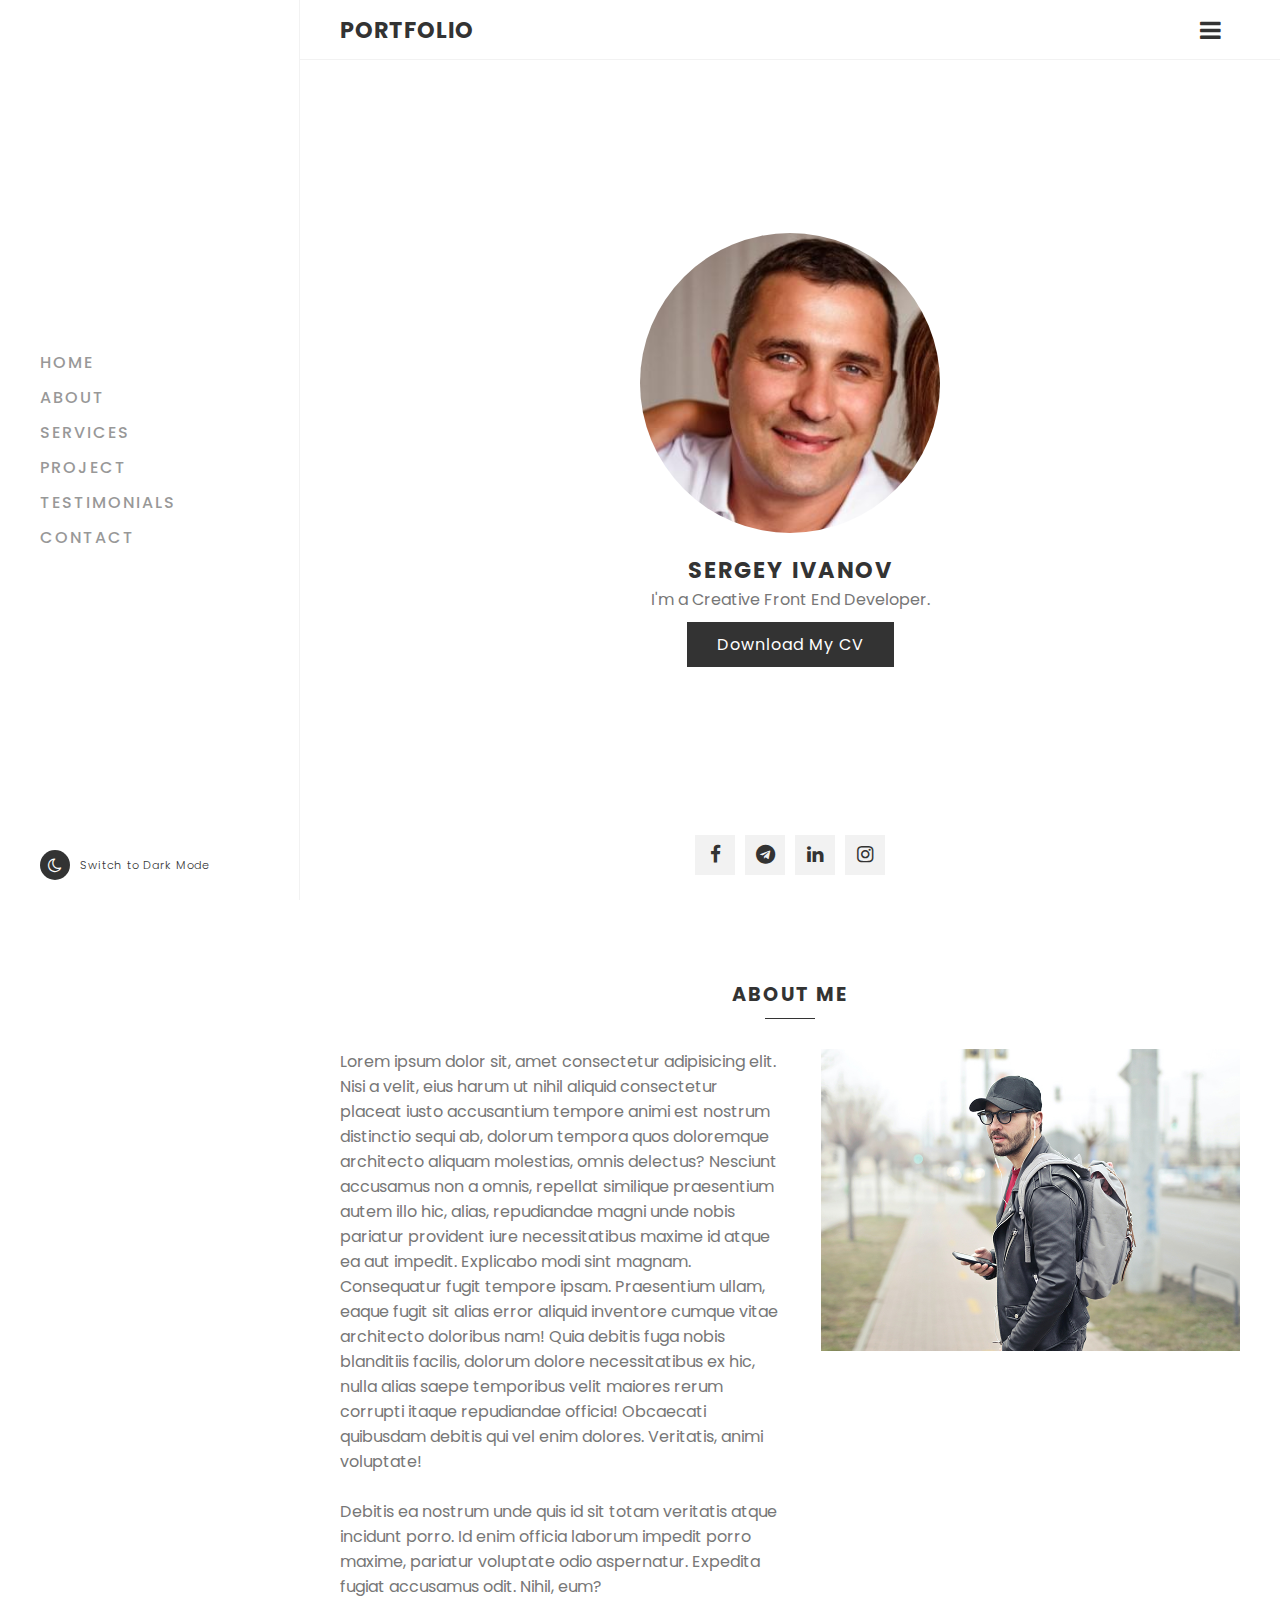
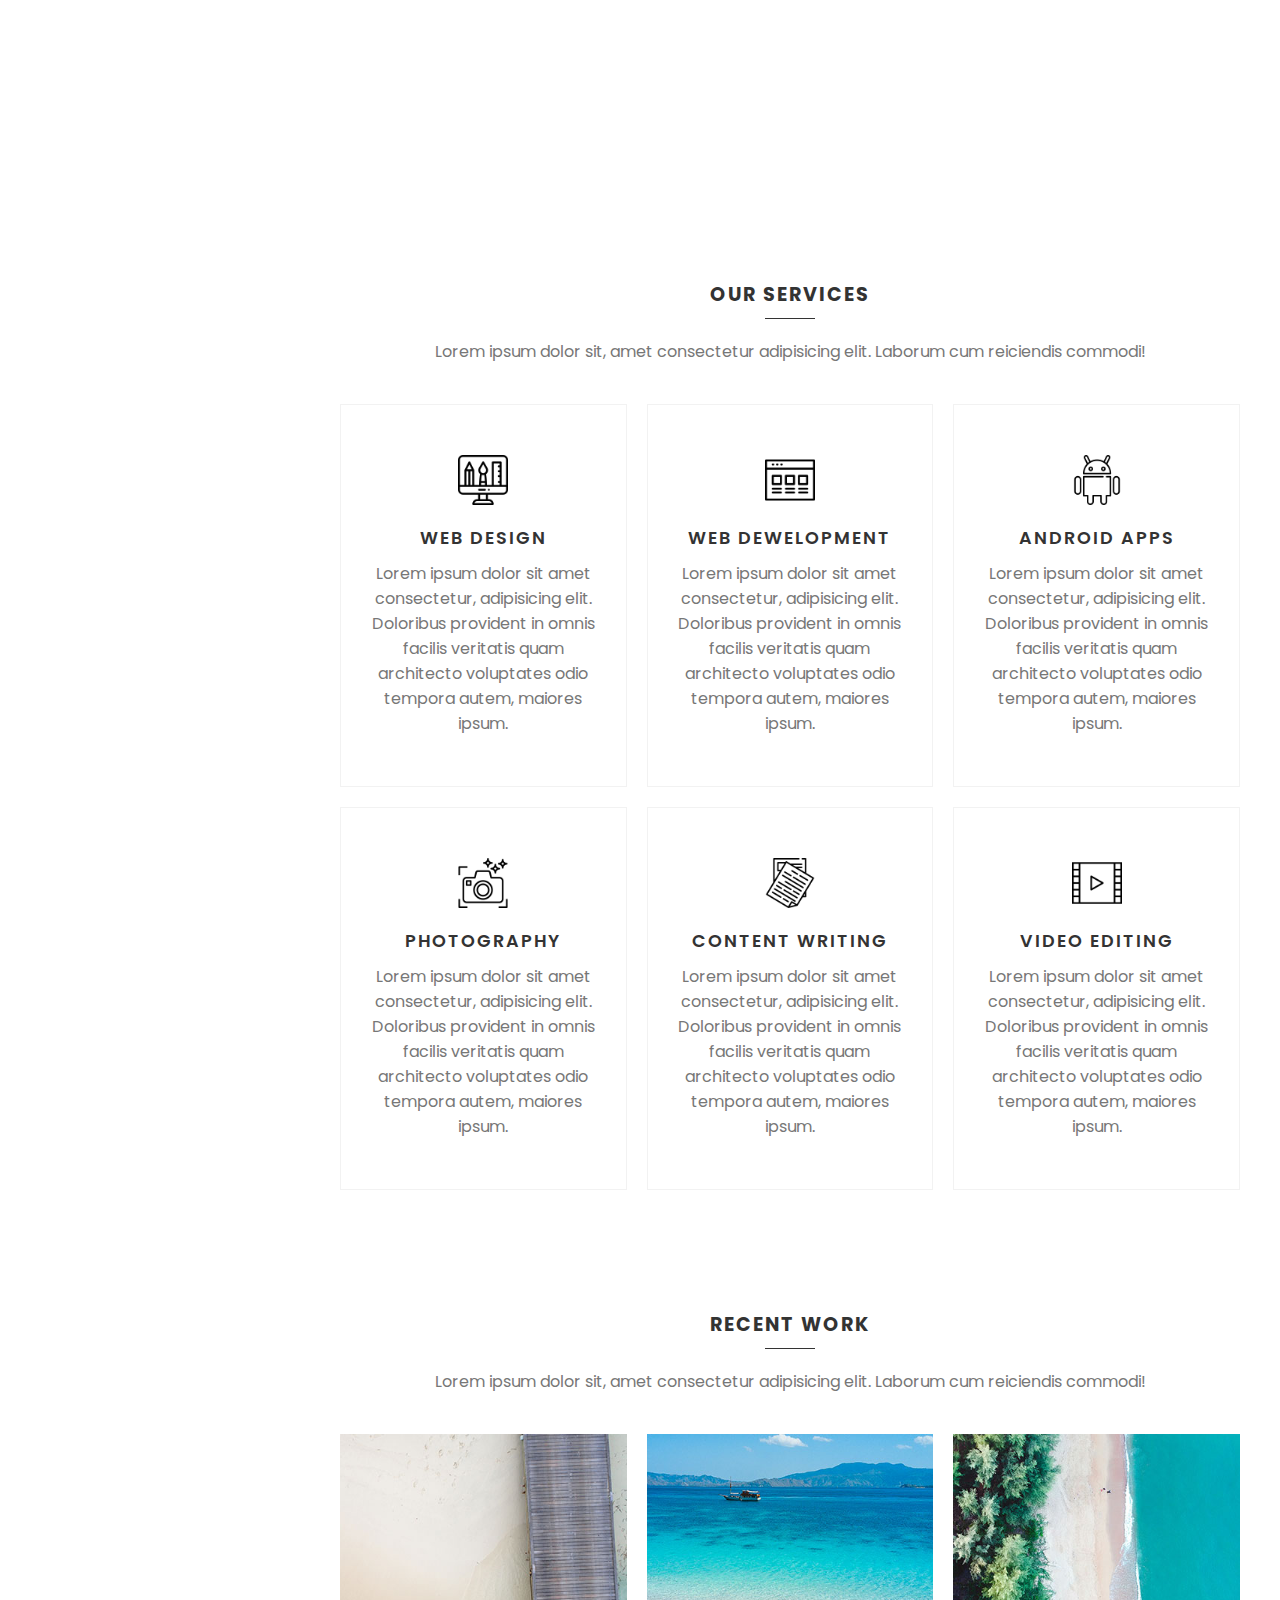
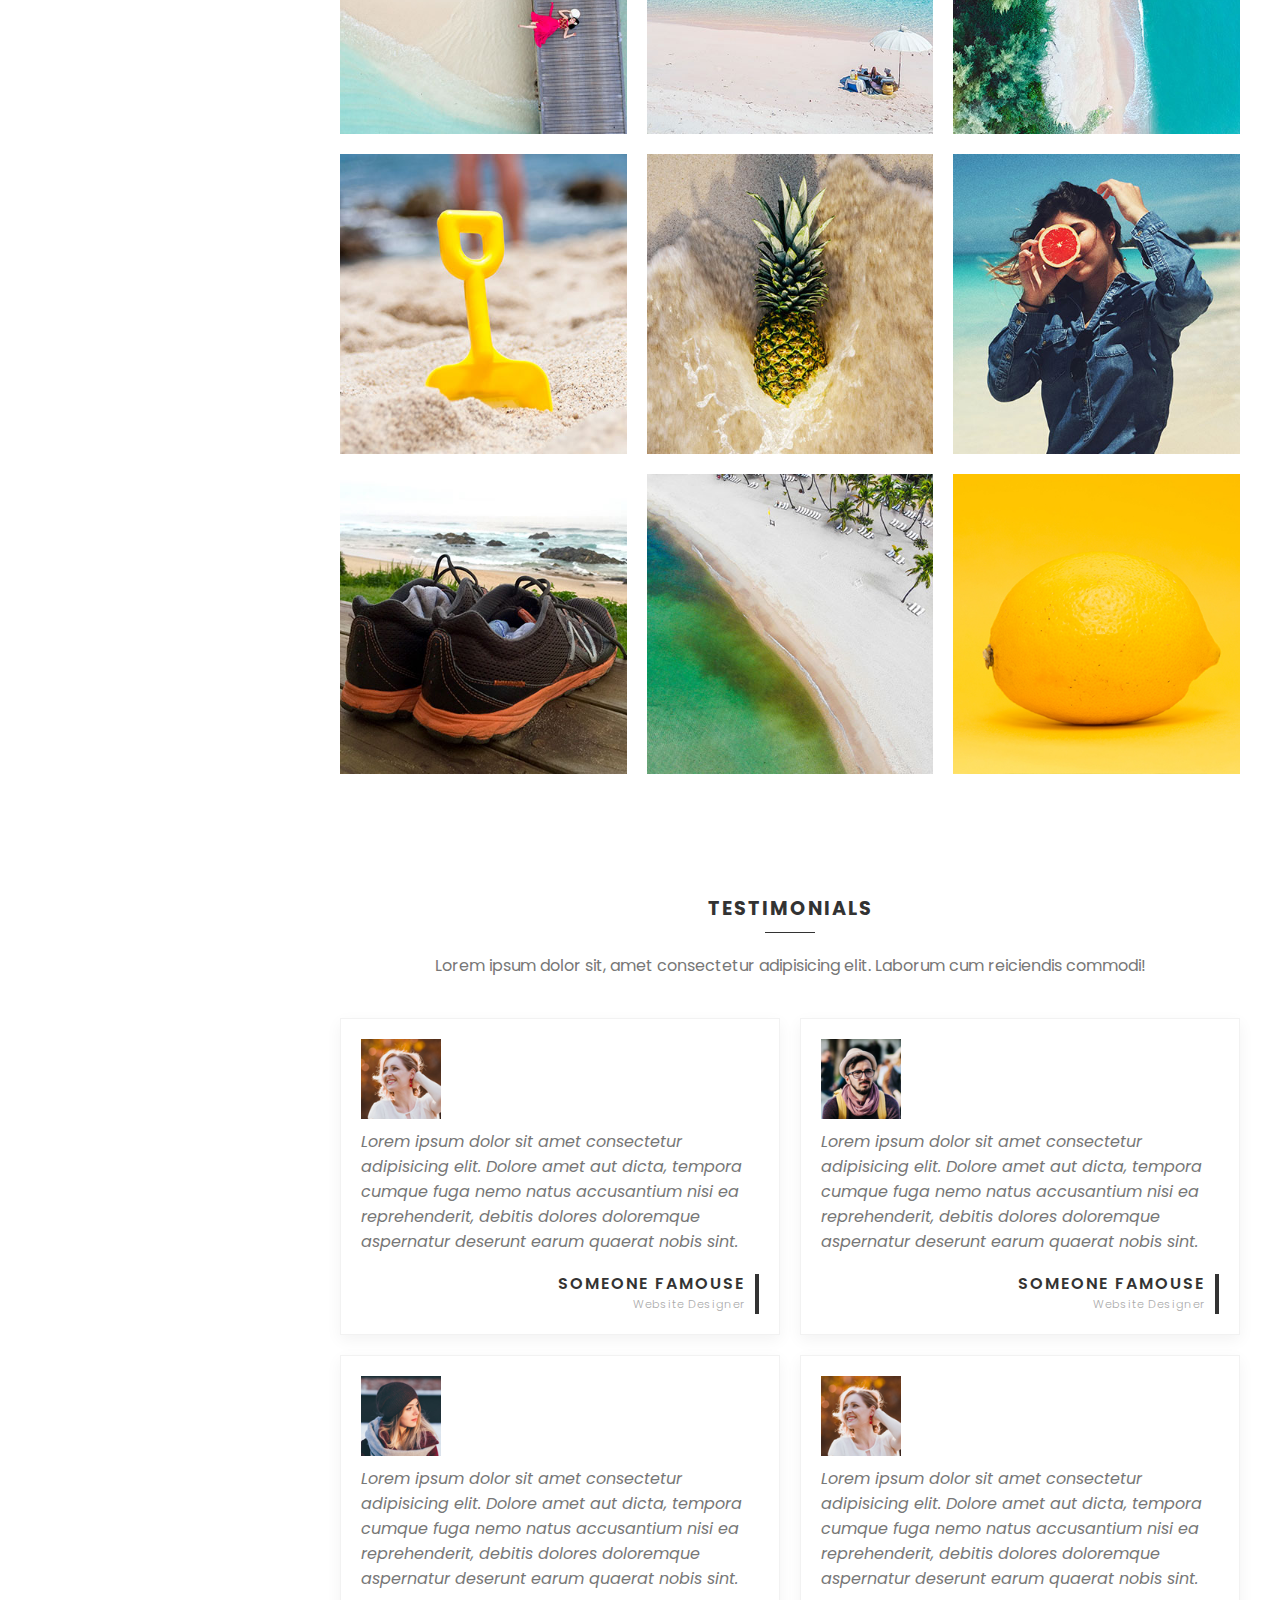
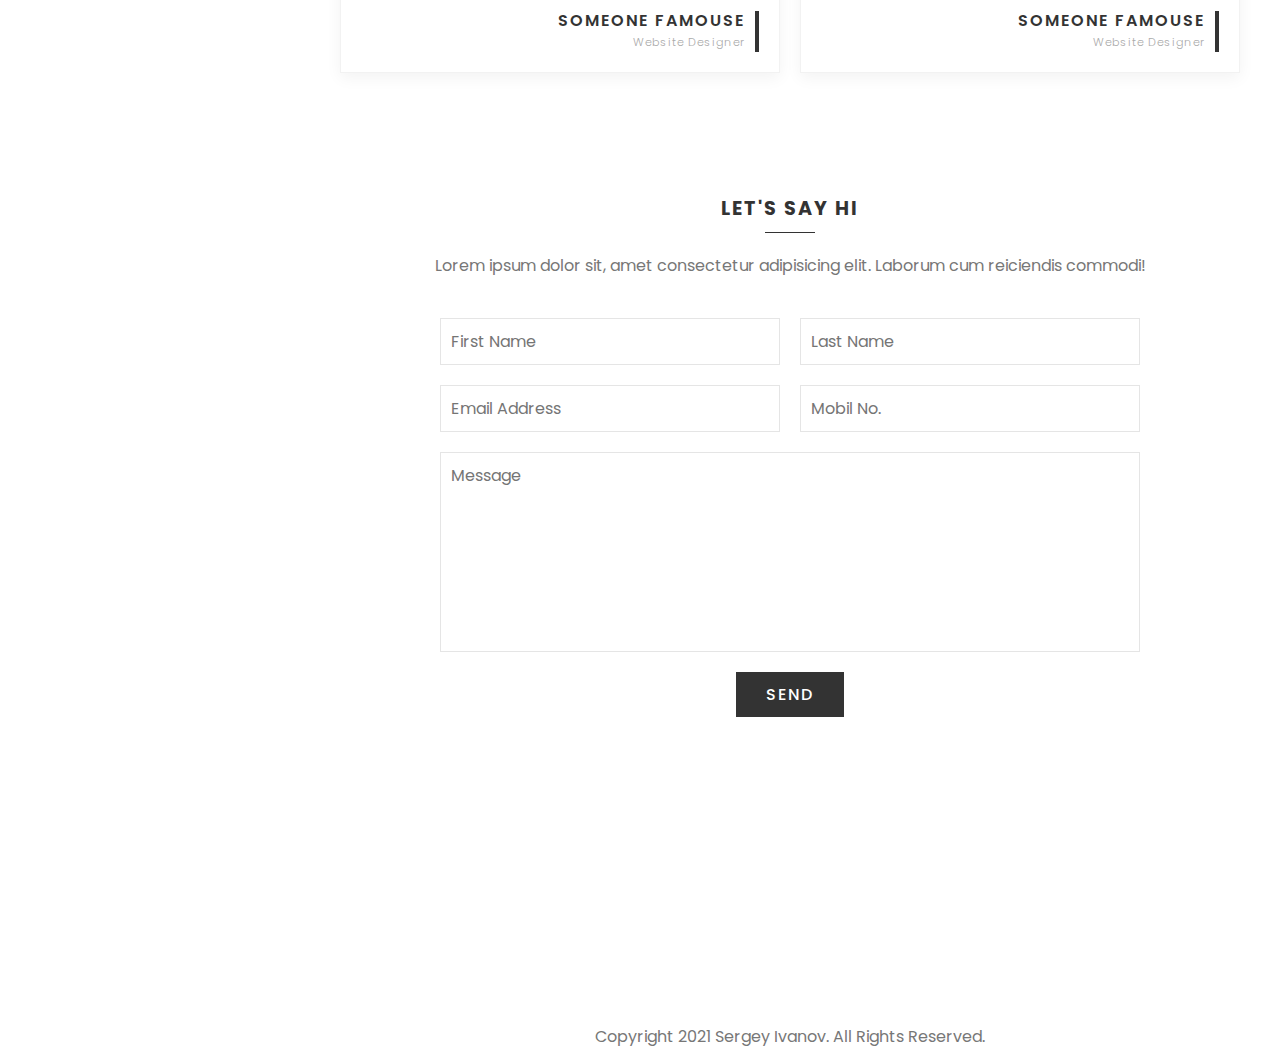
<file: app/index.html>
<!DOCTYPE html>
<html lang="en">

<head>
  <meta charset="UTF-8">
  <meta http-equiv="X-UA-Compatible" content="IE=edge">
  <meta name="viewport" content="width=device-width, initial-scale=1.0">
  <title>Portfolio Ivanov Sergey</title>
  <link rel="stylesheet" href="https://cdnjs.cloudflare.com/ajax/libs/font-awesome/4.7.0/css/font-awesome.css"
    integrity="sha512-5A8nwdMOWrSz20fDsjczgUidUBR8liPYU+WymTZP1lmY9G6Oc7HlZv156XqnsgNUzTyMefFTcsFH/tnJE/+xBg=="
    crossorigin="anonymous" referrerpolicy="no-referrer" />
  <link rel="stylesheet" href="css/style.css" type="text/css" />
</head>

<body>
  <div class="container">
    <div class="navigation">
      <ul>
        <li><a href="#banner" onclick="toggleMenu()">Home</a></li>
        <li><a href="#about" onclick="toggleMenu()">About</a></li>
        <li><a href="#services" onclick="toggleMenu()">Services</a></li>
        <li><a href="#project" onclick="toggleMenu()">Project</a></li>
        <li><a href="#Testimonials" onclick="toggleMenu()">Testimonials</a></li>
        <li><a href="#contact" onclick="toggleMenu()">Contact</a></li>
      </ul>
      <div class="themeSwitch"></div>
    </div>
    <div class="main">
      <div class="topbar">
        <a href="#" class="logo">Portfolio</a>
        <div class="toggle"><i class="fa fa-bars" aria-hidden="true"></i>
        </div>
      </div>
      <section class="banner" id="banner">
        <div class="content">
          <div class="imgBx">
            <img src="img/user.jpg" alt="">
          </div>
          <h3>Sergey Ivanov</h3>
          <p>I'm a Creative Front End Developer.</p>
          <a href="cv/index.html" class="btn">Download My CV</a>
          <ul class="socialMedia">
            <li><a href="https://www.facebook.com/sergey.ivanov85/"><i class="fa fa-facebook"
                  aria-hidden="true"></i></a></li>
            <li><a href="https://t.me/Sergey_Ivanow"><i class="fa fa-telegram" aria-hidden="true"></i></a></li>
            <li><a href="https://www.linkedin.com/in/сергей-иванов-a78606210"><i class="fa fa-linkedin"
                  aria-hidden="true"></i></i></a></li>
            <li><a href="https://www.instagram.com/koldyn85/"><i class="fa fa-instagram" aria-hidden="true"></i></a>
            </li>
          </ul>
        </div>
      </section>
      <section class="about adjust" id="about">
        <div class="title">
          <h2>About Me</h2>
        </div>
        <div class="content">
          <div class="textBox">
            <p>Lorem ipsum dolor sit, amet consectetur adipisicing elit. Nisi a velit, eius harum ut nihil aliquid
              consectetur placeat iusto accusantium tempore animi est nostrum distinctio sequi ab, dolorum tempora quos
              doloremque architecto aliquam molestias, omnis delectus? Nesciunt accusamus non a omnis, repellat
              similique praesentium autem illo hic, alias, repudiandae magni unde nobis pariatur provident iure
              necessitatibus maxime id atque ea aut impedit. Explicabo modi sint magnam. Consequatur fugit tempore
              ipsam. Praesentium ullam, eaque fugit sit alias error aliquid inventore cumque vitae architecto doloribus
              nam! Quia debitis fuga nobis blanditiis facilis, dolorum dolore necessitatibus ex hic, nulla alias saepe
              temporibus velit maiores rerum corrupti itaque repudiandae officia! Obcaecati quibusdam debitis qui vel
              enim dolores. Veritatis, animi voluptate! <br><br>Debitis ea nostrum unde quis id sit totam veritatis
              atque incidunt porro. Id enim officia laborum impedit porro maxime, pariatur voluptate odio aspernatur.
              Expedita fugiat accusamus odit. Nihil, eum?</p>
          </div>
          <div class="imgBox">
            <img src="img/bg1.jpg" alt="">
          </div>
        </div>
      </section>
      <section class="services adjust" id="services">
        <div class="title">
          <h2>Our Services</h2>
          <p>Lorem ipsum dolor sit, amet consectetur adipisicing elit. Laborum cum reiciendis commodi!</p>
        </div>
        <div class="content">
          <div class="serviceBox">
            <img src="img/icon1.png" alt="">
            <h2>Web Design</h2>
            <p>Lorem ipsum dolor sit amet consectetur, adipisicing elit. Doloribus provident in omnis facilis veritatis
              quam architecto voluptates odio tempora autem, maiores ipsum.</p>
          </div>
          <div class="serviceBox">
            <img src="img/icon2.png" alt="">
            <h2>Web Dewelopment</h2>
            <p>Lorem ipsum dolor sit amet consectetur, adipisicing elit. Doloribus provident in omnis facilis veritatis
              quam architecto voluptates odio tempora autem, maiores ipsum.</p>
          </div>
          <div class="serviceBox">
            <img src="img/icon3.png" alt="">
            <h2>Android Apps</h2>
            <p>Lorem ipsum dolor sit amet consectetur, adipisicing elit. Doloribus provident in omnis facilis veritatis
              quam architecto voluptates odio tempora autem, maiores ipsum.</p>
          </div>
          <div class="serviceBox">
            <img src="img/icon4.png" alt="">
            <h2>Photography</h2>
            <p>Lorem ipsum dolor sit amet consectetur, adipisicing elit. Doloribus provident in omnis facilis veritatis
              quam architecto voluptates odio tempora autem, maiores ipsum.</p>
          </div>
          <div class="serviceBox">
            <img src="img/icon5.png" alt="">
            <h2>Content Writing</h2>
            <p>Lorem ipsum dolor sit amet consectetur, adipisicing elit. Doloribus provident in omnis facilis veritatis
              quam architecto voluptates odio tempora autem, maiores ipsum.</p>
          </div>
          <div class="serviceBox">
            <img src="img/icon6.png" alt="">
            <h2>Video Editing</h2>
            <p>Lorem ipsum dolor sit amet consectetur, adipisicing elit. Doloribus provident in omnis facilis veritatis
              quam architecto voluptates odio tempora autem, maiores ipsum.</p>
          </div>
        </div>
      </section>
      <section class="project adjust" id="project">
        <div class="title">
          <h2>Recent Work</h2>
          <p>Lorem ipsum dolor sit, amet consectetur adipisicing elit. Laborum cum reiciendis commodi!</p>
        </div>
        <div class="content">
          <div class="workBx">
            <div class="imgBx">
              <img src="img/img1.jpg" alt="">
            </div>
            <div class="textBx">
              <h3>Project 01</h3>
            </div>
          </div>
          <div class="workBx">
            <div class="imgBx">
              <img src="img/img2.jpg" alt="">
            </div>
            <div class="textBx">
              <h3>Project 03</h3>
            </div>
          </div>
          <div class="workBx">
            <div class="imgBx">
              <img src="img/img3.jpg" alt="">
            </div>
            <div class="textBx">
              <h3>Project 03</h3>
            </div>
          </div>
          <div class="workBx">
            <div class="imgBx">
              <img src="img/img4.jpg" alt="">
            </div>
            <div class="textBx">
              <h3>Project 04</h3>
            </div>
          </div>
          <div class="workBx">
            <div class="imgBx">
              <img src="img/img5.jpg" alt="">
            </div>
            <div class="textBx">
              <h3>Project 05</h3>
            </div>
          </div>
          <div class="workBx">
            <div class="imgBx">
              <img src="img/img6.jpg" alt="">
            </div>
            <div class="textBx">
              <h3>Project 06</h3>
            </div>
          </div>
          <div class="workBx">
            <div class="imgBx">
              <img src="img/img7.jpg" alt="">
            </div>
            <div class="textBx">
              <h3>Project 07</h3>
            </div>
          </div>
          <div class="workBx">
            <div class="imgBx">
              <img src="img/img8.jpg" alt="">
            </div>
            <div class="textBx">
              <h3>Project 08</h3>
            </div>
          </div>
          <div class="workBx">
            <div class="imgBx">
              <img src="img/img9.jpg" alt="">
            </div>
            <div class="textBx">
              <h3>Project 09</h3>
            </div>
          </div>
        </div>
      </section>
      <section class="testimonials adjust" id="Testimonials">
        <div class="title">
          <h2>Testimonials</h2>
          <p>Lorem ipsum dolor sit, amet consectetur adipisicing elit. Laborum cum reiciendis commodi!</p>
        </div>
        <div class="content">
          <div class="testimonialsBox">
            <div class="imgBx">
              <img src="img/user1.jpg" alt="">
            </div>
            <p>Lorem ipsum dolor sit amet consectetur adipisicing elit. Dolore amet aut dicta, tempora cumque fuga nemo
              natus accusantium nisi ea reprehenderit, debitis dolores doloremque aspernatur deserunt earum quaerat
              nobis sint.</p>
            <h4>Someone Famouse<br><span>Website Designer</span></h4>
          </div>
          <div class="testimonialsBox">
            <div class="imgBx">
              <img src="img/user2.jpg" alt="">
            </div>
            <p>Lorem ipsum dolor sit amet consectetur adipisicing elit. Dolore amet aut dicta, tempora cumque fuga nemo
              natus
              accusantium nisi ea reprehenderit, debitis dolores doloremque aspernatur deserunt earum quaerat nobis
              sint.</p>
            <h4>Someone Famouse<br><span>Website Designer</span></h4>
          </div>
          <div class="testimonialsBox">
            <div class="imgBx">
              <img src="img/user3.jpg" alt="">
            </div>
            <p>Lorem ipsum dolor sit amet consectetur adipisicing elit. Dolore amet aut dicta, tempora cumque fuga nemo
              natus
              accusantium nisi ea reprehenderit, debitis dolores doloremque aspernatur deserunt earum quaerat nobis
              sint.</p>
            <h4>Someone Famouse<br><span>Website Designer</span></h4>
          </div>
          <div class="testimonialsBox">
            <div class="imgBx">
              <img src="img/user1.jpg" alt="">
            </div>
            <p>Lorem ipsum dolor sit amet consectetur adipisicing elit. Dolore amet aut dicta, tempora cumque fuga nemo
              natus accusantium nisi ea reprehenderit, debitis dolores doloremque aspernatur deserunt earum quaerat
              nobis sint.</p>
            <h4>Someone Famouse<br><span>Website Designer</span></h4>
          </div>
        </div>
      </section>
      <section class="contact adjust" id="contact">
        <div class="title">
          <h2>Let's Say Hi</h2>
          <p>Lorem ipsum dolor sit, amet consectetur adipisicing elit. Laborum cum reiciendis commodi!</p>
        </div>
        <div class="contactForm">
          <div class="row">
            <input type="text" name="" placeholder="First Name">
            <input type="text" name="" placeholder="Last Name">
          </div>
          <div class="row">
            <input type="text" name="" placeholder="Email Address">
            <input type="text" name="" placeholder="Mobil No.">
          </div>
          <div class="row2">
            <textarea placeholder="Message"></textarea>
          </div>
          <div class="row2">
            <input type="submit" value="Send">
          </div>
        </div>
      </section>
      <div class="copyright">
        <p>Copyright 2021 Sergey Ivanov. All Rights Reserved.</p>
      </div>
    </div>
  </div>
  <script src="js/main.js"></script>
</body>

</html>
</file>
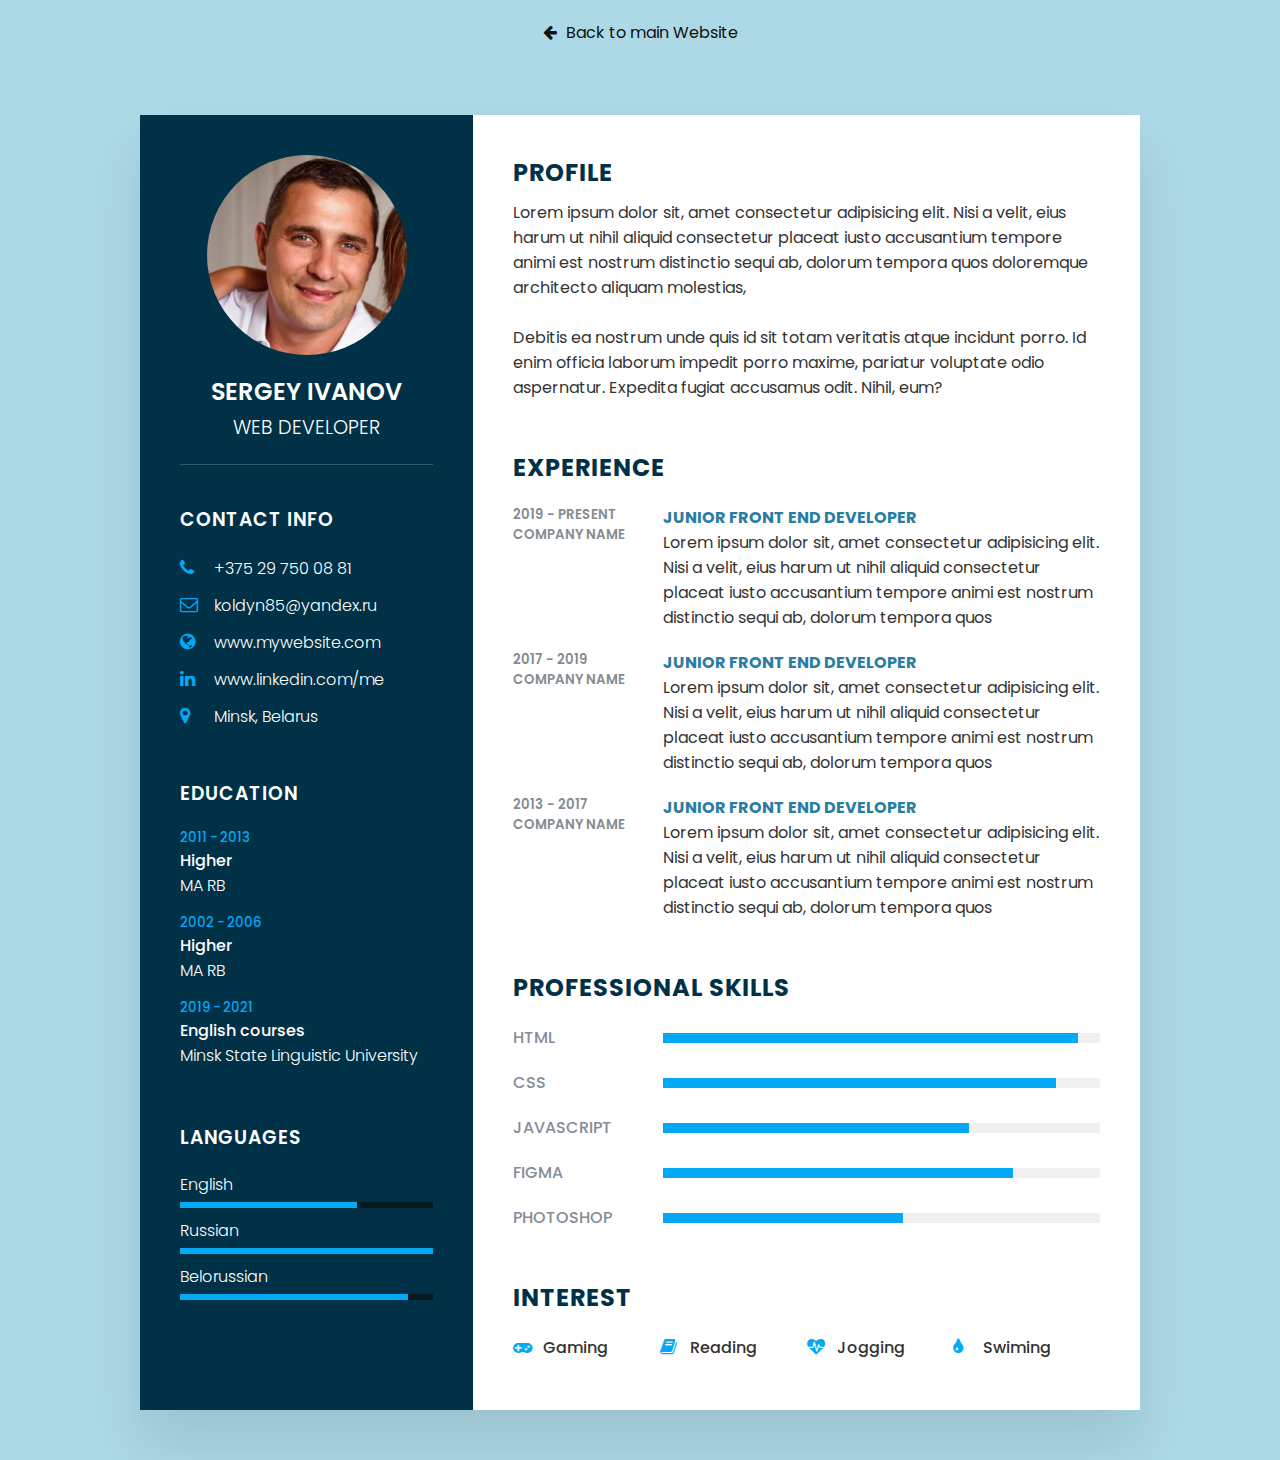
<file: app/cv/index.html>
<!DOCTYPE html>
<html lang="ru">

<head>
  <meta charset="UTF-8">
  <meta http-equiv="X-UA-Compatible" content="IE=edge">
  <meta name="viewport" content="width=device-width, initial-scale=1.0">
  <title>CV Ivanov Sergey</title>
  <link rel="stylesheet" href="css/style.css" type="text/css" />
  <link rel="stylesheet" href="https://cdnjs.cloudflare.com/ajax/libs/font-awesome/4.7.0/css/font-awesome.css"
    integrity="sha512-5A8nwdMOWrSz20fDsjczgUidUBR8liPYU+WymTZP1lmY9G6Oc7HlZv156XqnsgNUzTyMefFTcsFH/tnJE/+xBg=="
    crossorigin="anonymous" referrerpolicy="no-referrer" />
</head>

<body>
  <a href="..//index.html" class="mainWebsite"><i class="fa fa-arrow-left" aria-hidden="true"></i>Back to main Website</a>
  <div class="container">
    <div class="left_side">
      <div class="profileText">
        <div class="imgBx">
          <img src="..//img/user.jpg" alt="">
        </div>
        <h2>Sergey Ivanov <br><span>Web developer</span></h2>
      </div>
      <div class="contactInfo">
        <h3 class="title">Contact Info</h3>
        <ul>
          <li>
            <span class="icon"><i class="fa fa-phone" aria-hidden="true"></i></span>
            <span class="text">+375 29 750 08 81</span>
          </li>
          <li>
            <span class="icon"><i class="fa fa-envelope-o" aria-hidden="true"></i></span>
            <span class="text">koldyn85@yandex.ru</span>
          </li>
          <li>
            <span class="icon"><i class="fa fa-globe" aria-hidden="true"></i></span>
            <span class="text">www.mywebsite.com</span>
          </li>
          <li>
            <span class="icon"><i class="fa fa-linkedin" aria-hidden="true"></i></span>
            <span class="text">www.linkedin.com/me</span>
          </li>
          <li>
            <span class="icon"><i class="fa fa-map-marker" aria-hidden="true"></i></span>
            <span class="text">Minsk, Belarus</span>
          </li>
        </ul>
      </div>
      <div class="contactInfo education">
        <h3 class="title">Education</h3>
        <ul>
          <li>
            <h5>2011 - 2013</h5>
            <h4>Higher</h4>
            <h4>MA RB</h4>
          </li>
          <li>
            <h5>2002 - 2006</h5>
            <h4>Higher</h4>
            <h4>MA RB</h4>
          </li>
          <li>
            <h5>2019 - 2021</h5>
            <h4>English courses</h4>
            <h4>Minsk State Linguistic University</h4>
          </li>
        </ul>
      </div>
      <div class="contactInfo language">
        <h3 class="title">Languages</h3>
        <ul>
          <li>
            <span class="text">English</span>
            <span class="percent">
              <div style="width: 70%;"></div>
            </span>
          </li>
          <li>
            <span class="text">Russian</span>
            <span class="percent">
              <div style="width: 100%;"></div>
            </span>
          </li>
          <li>
            <span class="text">Belorussian</span>
            <span class="percent">
              <div style="width: 90%;"></div>
            </span>
          </li>
        </ul>
      </div>
    </div>

    <div class="right_side">
      <div class="about">
        <h2 class="title2">Profile</h2>
        <p>Lorem ipsum dolor sit, amet consectetur adipisicing elit. Nisi a velit, eius harum ut nihil aliquid
          consectetur placeat iusto accusantium tempore animi est nostrum distinctio sequi ab, dolorum tempora quos
          doloremque architecto aliquam molestias, <br><br>Debitis ea nostrum unde quis id sit totam veritatis
          atque incidunt porro. Id enim officia laborum impedit porro maxime, pariatur voluptate odio aspernatur.
          Expedita fugiat accusamus odit. Nihil, eum?</p>
      </div>
      <div class="about">
        <h2 class="title2">Experience</h2>
        <div class="box">
          <div class="year_company">
            <h5>2019 - Present</h5>
            <h5>Company Name</h5>
          </div>
          <div class="text">
            <h4>Junior Front End Developer</h4>
            <p>Lorem ipsum dolor sit, amet consectetur adipisicing elit. Nisi a velit, eius harum ut nihil aliquid
              consectetur placeat iusto accusantium tempore animi est nostrum distinctio sequi ab, dolorum tempora quos
            </p>
          </div>
        </div>
        <div class="box">
          <div class="year_company">
            <h5>2017 - 2019</h5>
            <h5>Company Name</h5>
          </div>
          <div class="text">
            <h4>Junior Front End Developer</h4>
            <p>Lorem ipsum dolor sit, amet consectetur adipisicing elit. Nisi a velit, eius harum ut nihil aliquid
              consectetur placeat iusto accusantium tempore animi est nostrum distinctio sequi ab, dolorum tempora
              quos</p>
          </div>
        </div>
        <div class="box">
          <div class="year_company">
            <h5>2013 - 2017</h5>
            <h5>Company Name</h5>
          </div>
          <div class="text">
            <h4>Junior Front End Developer</h4>
            <p>Lorem ipsum dolor sit, amet consectetur adipisicing elit. Nisi a velit, eius harum ut nihil aliquid
              consectetur placeat iusto accusantium tempore animi est nostrum distinctio sequi ab, dolorum tempora
              quos</p>
          </div>
        </div>
      </div>
      <div class="about skills">
        <h2 class="title2">Professional Skills</h2>
        <div class="box">
          <h4>Html</h4>
          <div class="percent">
            <div style="width: 95%;"></div>
          </div>
        </div>
        <div class="box">
          <h4>CSS</h4>
          <div class="percent">
            <div style="width: 90%;"></div>
          </div>
        </div>
        <div class="box">
          <h4>JavaScript</h4>
          <div class="percent">
            <div style="width: 70%;"></div>
          </div>
        </div>
        <div class="box">
          <h4>Figma</h4>
          <div class="percent">
            <div style="width: 80%;"></div>
          </div>
        </div>
        <div class="box">
          <h4>Photoshop</h4>
          <div class="percent">
            <div style="width: 55%;"></div>
          </div>
        </div>
      </div>
      <div class="about interest">
        <h2 class="title2">Interest</h2>
        <ul>
          <li><i class="fa fa-gamepad" aria-hidden="true"></i>Gaming</li>
          <li><i class="fa fa-book" aria-hidden="true"></i>Reading</li>
          <li><i class="fa fa-heartbeat" aria-hidden="true"></i>Jogging</li>
          <li><i class="fa fa-tint" aria-hidden="true"></i>Swiming</li>
        </ul>
      </div>





    </div>
  </div>
</body>

</html>
</file>
<file: app/css/style.css>
@import url("https://fonts.googleapis.com/css2?family=Poppins:wght@200;300;400;500;600;700;800;900&display=swap");
*{
  font-family: 'Poppins', sans-serif;
  margin: 0;
  padding: 0;
  box-sizing: border-box;
  scroll-behavior: smooth;
}
:root{
  --black: #333;
  --black2: #333;
  --white: #fff;
  --white2: #fff;
}
.dark{
  --black: #fff;
  --black2: #444;
  --white: #333;
  --white2: #444;
}
body{
  overflow-x: hidden;
}
.container{
  position: relative;
  width: 100%;
}

.navigation{
  position: fixed;
  width: 300px;
  height: 100%;
  border-right: 1px solid rgba(0, 0, 0, 0.05);
  background: var(--white2);
  display: flex;
  justify-content: center;
  align-items: center;
  overflow: hidden;
  transition: width 0.5s, left 0.5s;
}
.dark .navigation{
  border-right: 1px solid rgba(0, 0, 0, 0.5);
}
.navigation.active{
  width: 0;
}
.navigation ul{
  position: relative;
  top: 0;
  left: 0;
  width: 100%;
  padding: 20px 40px;

}
.navigation ul li{
  position: relative;
  width: 100%;
  list-style: none;
}
.navigation ul li a{
  position: relative;
  display: block;
  width: 100%;
  margin: 10px 0;
  white-space: normal;
  display: flex;
  text-transform: uppercase;
  text-decoration: none;
  color: var(--black);
  font-weight: 500;
  letter-spacing: 2px;
  opacity: .5;
}
.navigation ul li a:hover{
  opacity: 1;
}
.main{
  position: absolute;
  width: calc(100% - 300px);
  background: var(--white);
  min-height: 100vh;
  left: 300px;
  transition: width 0.5s, left 0.5s;
}
.main.active{
  width: calc(100% - 0px);
  left: 0px;
}
.main .topbar{
  position: fixed;
  top: 0;
  width: calc(100% - 300px);
  left: 300px;
  background: var(--white2);
  border-bottom: 1px solid rgba(0, 0, 0, 0.05);
  height: 60px;
  padding: 0 40px;
  display: flex;
  justify-content: space-between;
  align-items: center;
  z-index: 10000;
  transition: width 0.5s, left 0.5s;
}
.dark .main .topbar{
  border-bottom: 1px solid rgba(0, 0, 0, 0.5);
}
.main .topbar.active{
  width: calc(100% - 0px);
  left: 0px;
}
.main .topbar .logo{
color: var(--black);
font-weight: 700;
text-decoration: none;
font-size: 1.4em;
text-transform: uppercase;
letter-spacing: 1px;
}
.main .topbar .toggle{
  position: relative;
  width: 60px;
  height: 60px;
  cursor: pointer;
  display: flex;
  justify-content: center;
  align-items: center;
  font-size: 24px;
  color: var(--black);
}
section{
  position: relative;
  min-height: 100vh;
}
.banner{
  display: flex;
  justify-content: center;
  align-items: center;
  padding: 0 20px;
}
.banner .content{
  display: flex;
  flex-direction: column;
  align-items: center;
  justify-content: center;
}
.banner .imgBx{
  position: relative;
  width: 300px;
  height: 300px;
  overflow: hidden;
  border-radius: 50%;
  margin-bottom: 20px;
}
.banner .imgBx img{
  position: absolute;
  top: 0;
  left: 0;
  width: 100%;
  height: 100%;
  object-fit: cover;
}
h3{
  position: relative;
  font-size: 1.4em;
  color: var(--black);
  letter-spacing: 2px;
  text-transform: uppercase;
}
p{
  color: #777;
}
.dark p{
  color: var(--black);
}
.btn{
  position: relative;
  display: inline-block;
  padding: 10px 30px;
  background: var(--black2);
  color: #fff;
  font-weight: 400;
  letter-spacing: 1px;
  margin-top: 10px;
  text-decoration: none;
}
.dark .btn:hover{
  background: #2196f3;
}
.socialMedia{
  position: absolute;
  bottom: 20px;
  display: flex;
}
.socialMedia li{
  list-style: none;
}
.socialMedia li a{
  display: inline-block;
  width: 40px;
  height: 40px;
  background: rgba(0, 0, 0, 0.05);
  margin: 5px;
  display: flex;
  justify-content: center;
  align-items: center;
  text-decoration: none;
  color: var(--black);
  font-size: 1.2em;
}
.dark .socialMedia li a:hover{
  background: #2196f3;
}
.socialMedia li a:hover{
  background: var(--black2);
  color: #fff;
}
.adjust{
  position: relative;
  min-height: 100vh;
  width: 100%;
  padding: 0 40px;
  padding-top: 80px;
  background: var(--white);
  color: var(--black);
  display: inline-block;
}
.title{
  width: 100%;
  text-align: center;
}
.title h2{
  position: relative;
  text-transform: uppercase;
  letter-spacing: 2px;
  font-size: 1.2em;
  margin-bottom: 30px;
}
.title h2::before{
  content: "";
  position: absolute;
  left: 50%;
  transform: translateX(-50%);
  bottom: -10px;
  width: 50px;
  height: 1px;
  background: var(--black);
}
.about .content{
  display: flex;
  justify-content: space-between;
  margin-top: 40px;
}
.about .content .textBox{
  width: 49%;
  min-width: 49%;
}
.about .content .imgBox{
  margin-left: 40px;
}
.about .content .imgBox img{
  max-width: 100%;
}
.services .content{
  display: grid;
  grid-template-columns: repeat(3,1fr);
  grid-gap: 20px;
  margin: 40px 0;
}
.services .content .serviceBox{
  border: 1px solid rgba(0, 0, 0, 0.05);
  padding: 50px 20px;
  display: flex;
  background: var(--white2);
  justify-content: center;
  align-items: center;
  flex-direction: column;
}
.dark .services .content .serviceBox:hover{
background: #2196f3;
}
.services .content .serviceBox img{
  max-width: 50px;
}
.dark .services .content .serviceBox img{
  filter: invert(1);
}
.services .content .serviceBox h2{
  font-size: 1.1em;
  margin-top: 20px;
  margin-bottom: 10px;
  font-weight: 600;
  color: var(--black);
  text-align: center;
  letter-spacing: 2px;
  text-transform: uppercase;
}
.services .content .serviceBox p{
  text-align: center;
}
.project .content{
  display: grid;
  grid-template-columns: repeat(3,1fr);
  grid-gap: 20px;
  margin: 40px 0;
  }
.project .content .workBx{
  position: relative;
  width: 100%;
  height: 300px;
  overflow: hidden;
}
.project .content .workBx .imgBx{
  position: relative;
  width: 100%;height: 100%;
  transform: translateY(0);
  transition: 0.5s ease-in-out;
}
.project .content .workBx:hover .imgBx{
  transform: translateY(-100%);
}
.project .content .workBx .imgBx img{
  position: absolute;
  top: 0;
  left: 0;
  width: 100%;
  height: 100%;
  object-fit: cover;
}
.project .content .workBx .textBx{
  position: absolute;
  top: 0;
  left: 0;
  width: 100%;
  height: 100%;
  background: var(--black);
  display: flex;
  justify-content: center;
  align-items: center;
  transform: translateY(100%);
  transition: 0.5s ease-in-out;
}
.dark .project .content .workBx .textBx{
  background: #444;
}
.project .content .workBx:hover .textBx{
  transform: translateY(0);
}

.project .content .workBx .textBx h3{
  color: #fff;
  font-size: 1em;
}
.testimonials .content{
  display: grid;
  grid-template-columns: repeat(2,1fr);
  grid-gap: 20px;
  margin: 40px 0;
}
.testimonials .content .testimonialsBox{
  background: var(--white2);
  border: 1px solid rgba(0, 0, 0, 0.05);
  box-shadow: 0 5px 15px rgba(0, 0, 0, 0.05);
  padding: 20px;
}
.dark .testimonials .content .testimonialsBox:hover{
background:#2196f3
}
.testimonials .content .testimonialsBox .imgBx{
  position: relative;
  width: 80px;
  height: 80px;
  margin-bottom: 10px;
}
.testimonials .content .testimonialsBox .imgBx img{
  position: absolute;
  top: 0;
  left: 0;
  width: 100%;
  height: 100%;
  object-fit: cover;
}
.testimonials .content .testimonialsBox p{
  font-style: italic;
}
.testimonials .content .testimonialsBox h4{
  text-align: right;
  margin-top: 20px;
  text-transform: uppercase;
  letter-spacing: 2px;
  font-size: 1em;
  color: var(--black);
  line-height: 1.2em;
  font-weight: 600;
  border-right: 4px solid var(--black);
  padding-right: 10px;
}
.testimonials .content .testimonialsBox h4 span{
  text-transform: initial;
  color: #aaa;
  letter-spacing: 1px;
  font-weight: 300;
  font-size: 0.7em;
}
.contact{
  display: flex;
  justify-content: flex-start;
  align-items: center;
  flex-direction: column;
}
.contact .contactForm{
  position: relative;
  width: 100%;
  max-width: 700px;
  margin-top: 20px;
}
.contact .contactForm .row{
  width: 100%;
  display: grid;
  grid-template-columns: repeat(2,1fr);
  grid-gap: 20px;
  margin-top: 20px;
}
.contact .contactForm .row2{
  width: 100%;
  margin-top: 20px;
  display: flex;
  justify-content: center;
  align-items: center;
}
.contact .contactForm .row input,
.contact .contactForm .row2 textarea{
  width: 100%;
  padding: 10px;
  border: none;
  outline: none;
  color: var(--black);
  background: var(--white2);
  font-size: 16px;
  border: 1px solid rgba(0, 0, 0, 0.1);
}
.contact .contactForm .row2 textarea{
  resize: none;
  height: 200px;
}
.contact .contactForm .row2 input[type="submit"]{
  background: var(--black2);
  color: #fff;
  padding: 10px 30px;
  display: inline-block;
  font-weight: 500;
  letter-spacing: 2px;
  cursor: pointer;
  font-size: 16px;
  text-transform: uppercase;
  max-width: 150px;
  border: none;
}
.dark .contact .contactForm .row2 input[type="submit"]:hover{
  background: #2196f3;
}
.copyright{
  position: relative;
  bottom: 0;
  padding: 10px 40px;
  text-align: center;
}
.themeSwitch{
  position: absolute;
  bottom: 20px;
  left: 40px;
  width: 30px;
  height: 30px;
  background: var(--black);
  color: var(--white);
  cursor: pointer;
  border-radius: 50%;
  display: flex;
  justify-content: center;
  align-items: center;
}
.themeSwitch::before{
  content: '\f186';
  font-family: fontAwesome;
}
.dark .themeSwitch::before{
  content: '\f185';
  font-family: fontAwesome;
}
.themeSwitch::after{
  content: 'Switch to Dark Mode';
  position: absolute;
  left: 40px;
  font-size: 0.7em;
  color: var(--black);
  white-space: nowrap;
  font-weight: 300;
  letter-spacing: 1px;
  pointer-events: none;
}
.dark .themeSwitch::after{
  content: 'Switch to Light Mode';
}




@media (max-width: 992px){
  .themeSwitch{
    left: 20px;
  }
  .navigation{
    left: -100%;
  }
  .navigation.active{
    width: 100%;
    left: 0;
  }
  .main{
    width: 100%;
    left: 0;
  }
  .main.active{
    left: 100%;
  }
  .main .topbar{
    width: 100%;
    left: 0;
  }
  .navigation ul{
    padding: 20px 20px;
  }
  .banner .imgBx{
    width: 250px;
    height: 250px;
  }
  .banner h3,
  .banner p{
    text-align: center;
  }
  .adjust{
    padding: 0 20px;
    padding-top: 80px;
  }
  .about .content{
    flex-direction: column;
  }
  .about .content .textBox{
    width: 100%;
    min-width: 100%;
  }
  .about .content .imgBox{
    margin-left: 0;
    margin-top: 20px;
  }
  .services .content {
    grid-template-columns: repeat(2,1fr);
  }
  .project .content {
    grid-template-columns: repeat(2,1fr);
  }
}
@media (max-width: 767px){
  .services .content {
    grid-template-columns: repeat(1,1fr);
  }
  .project .content {
    grid-template-columns: repeat(1,1fr);
  }
  .testimonials .content {
    grid-template-columns: repeat(1,1fr);
  }
  .contact .contactForm .row {
    grid-template-columns: repeat(1,1fr);
  }
  .contact{
    margin-bottom: 100px;
  }
  .copyright{
    padding: 10px 20px;
  }
}
</file>
<file: app/cv/css/style.css>
@import url("https://fonts.googleapis.com/css2?family=Poppins:wght@200;300;400;500;600;700;800;900&display=swap");
*{
  font-family: 'Poppins', sans-serif;
  margin: 0;
  padding: 0;
  box-sizing: border-box;
}

body{
  background: lightblue;
  display: flex;
  justify-content: center;
  align-items: center;
  min-height: 100vh;
  flex-direction: column;
}
.mainWebsite{
  margin: 20px 0;
  color: #111;
  text-decoration: none;
}
.mainWebsite .fa{
  padding-right: 9px;
}
.container{
  position: relative;
  width: 100%;
  max-width: 1000px;
  min-height: 1000px;
  margin: 50px;
  background: #fff;
  display: grid;
  grid-template-columns: 1fr 2fr;
  box-shadow: 0 35px 55px rgba(0, 0, 0, 0.1);
}
.container .left_side{
  position: relative;
  background: #003147;
  padding: 40px;
}
.profileText{
  position: relative;
  display: flex;
  flex-direction: column;
  align-items: center;
  padding-bottom: 20px;
  border-bottom: 1px solid rgba(255, 255, 255, 0.2);
}
.profileText .imgBx{
  position: relative;
  width: 200px;
  height: 200px;
  border-radius: 50%;
  overflow: hidden;
}
.profileText .imgBx img{
  position: absolute;
  top: 0;
  left: 0;
  width: 100%;
  height: 100%;
  object-fit: cover;
}
.profileText h2{
  color: #fff;
  font-size: 1.5em;
  margin-top: 20px;
  text-transform: uppercase;
  text-align: center;
  font-weight: 600;
  line-height: 1.4em;
}
.profileText h2 span{
  font-size: 0.8em;
  font-weight: 300;
}
.contactInfo{
  padding-top: 40px;
}
.title{
  color: #fff;
  text-transform: uppercase;
  font-weight: 600;
  letter-spacing: 1px;
  margin-bottom: 20px;
}
.contactInfo ul{
  position: relative;
}
.contactInfo ul li{
  position: relative;
  list-style: none;
  margin: 10px 0;
}
.contactInfo ul li .icon{
  display: inline-block;
  width: 30px;
  font-size: 18px;
  color: #03a9f4;
}
.contactInfo ul li span{
  color: #fff;
  font-weight: 300;
}
.contactInfo.education li{
  margin-bottom: 15px;
}
.contactInfo.education h5{
  color: #03a9f4;
  font-weight: 500;
}
.contactInfo.education h4:nth-child(2){
  color: #fff;
  font-weight: 500;
}
.contactInfo.education h4{
  color: #fff;
  font-weight: 300;
}
.contactInfo.language .percent{
  position: relative;
  width: 100%;
  height: 6px;
  background: #081921;
  display: block;
  margin-top: 5px;
}
.contactInfo.language .percent div{
  position: absolute;
  top: 0;
  left: 0;
  height: 100%;
  background: #03a9f4;
}



.container .right_side{
  position: relative;
  background: #fff;
  padding: 40px;
}
.about{
  margin-bottom: 50px;
}
.about:last-child{
  margin-bottom: 0;
}
.title2{
  color: #003147;
  text-transform: uppercase;
  letter-spacing: 1px;
  margin-bottom: 10px;
}
p{
  color: #333;
}
.about .box{
  display: flex;
  flex-direction: row;
  margin: 20px 0;
}
.about .box .year_company{
  min-width: 150px;
}
.about .box .year_company h5{
  text-transform: uppercase;
  color: #848c90;
  font-weight: 600;
}
.about .box .text h4{
  text-transform: uppercase;
  color: #2a7da2;
  font-size: 16px;
}
.skills .box{
  position: relative;
  width: 100%;
  display: grid;
  grid-template-columns: 150px 1fr;
  justify-content: center;
  align-items: center;
}
.skills .box h4{
  text-transform: uppercase;
  color: #848c99;
  font-weight: 500;
}
.skills .box .percent{
  position: relative;
  width: 100%;
  height: 10px;
  background: #f0f0f0;
}
.skills .box .percent div{
  position: absolute;
  top: 0;
  left: 0;
  height: 100%;
  background: #03a9f4;
}
.interest ul{
  display: grid;
  grid-template-columns: repeat(4,1fr);
}
.interest ul li{
  list-style: none;
  color: #333;
  font-weight: 500;
  margin: 10px 0;
}
.interest ul li .fa{
  color: #03a9f4;
  font-size: 18px;
  width: 20px;
  padding-right: 30px;
}
@media (max-width: 1000px){
  .container{
    margin: 10px;
    grid-template-columns: repeat(1,1fr);
  }
  .interest ul{
     grid-template-columns: repeat(2,1fr);
  }
}
@media (max-width: 600px){
  .about .box{
    flex-direction: column;
  }
  .about .box .year_company{
    margin-bottom: 5px;
  }
    .interest ul{
     grid-template-columns: repeat(1,1fr);
  }
  .skills .box{
    grid-template-columns: repeat(1,1fr);
  }}
</file>
